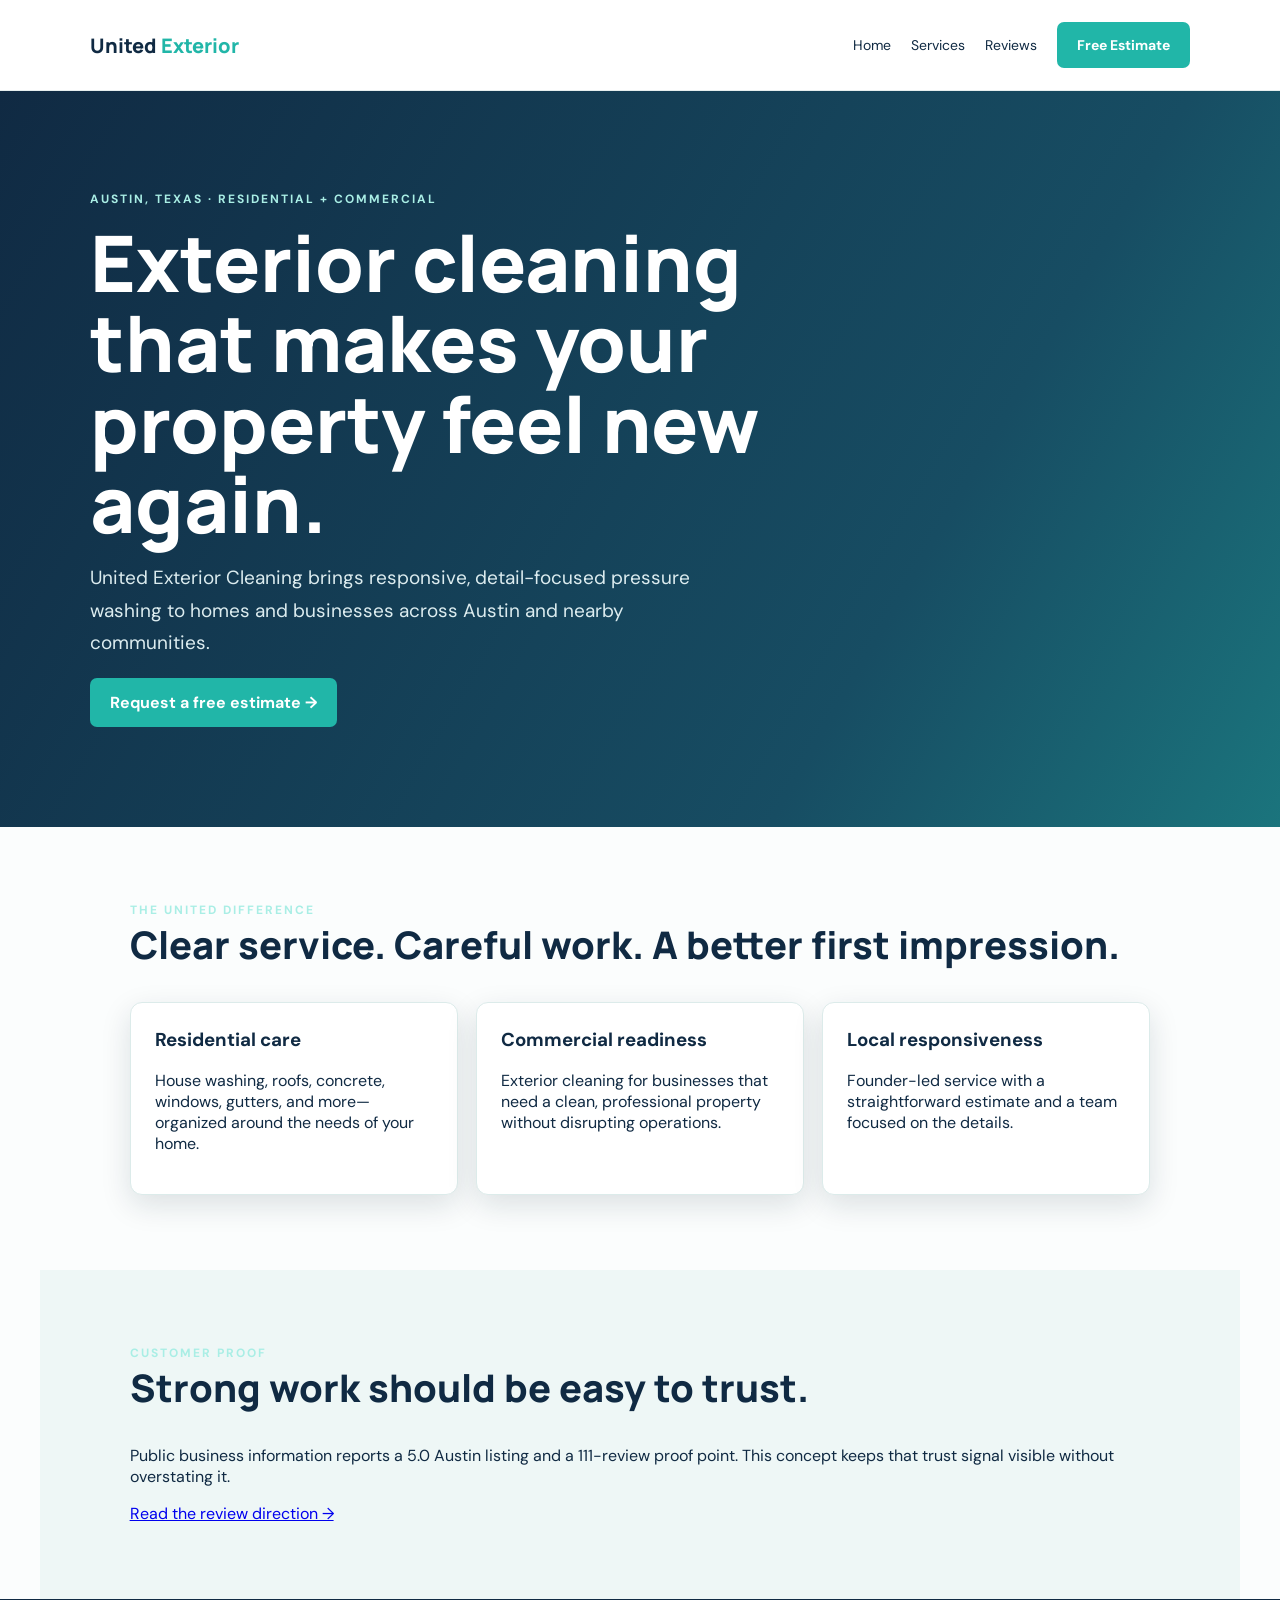
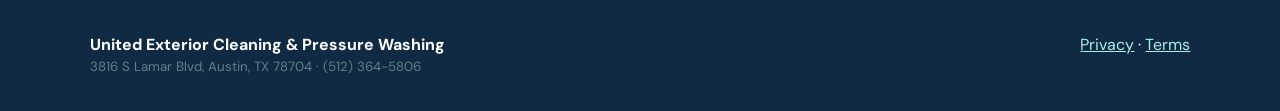
<file: index.html>
<!doctype html><html lang="en"><head><meta charset="utf-8"><meta name="viewport" content="width=device-width,initial-scale=1"><title>United Exterior Cleaning | Austin TX</title><meta name="description" content="Residential and commercial exterior cleaning in Austin, Texas."><link rel="preconnect" href="https://fonts.googleapis.com"><link href="https://fonts.googleapis.com/css2?family=DM+Sans:wght@400;500;700&family=Manrope:wght@700;800&display=swap" rel="stylesheet"><style>:root{--ink:#102a43;--aqua:#21b6a8;--mist:#eef7f6;--gold:#f2b84b}*{box-sizing:border-box}body{margin:0;font-family:'DM Sans',sans-serif;color:var(--ink);background:#fbfdfd}nav{display:flex;justify-content:space-between;align-items:center;padding:22px 7%;background:white;position:sticky;top:0;z-index:2;border-bottom:1px solid #e6eeee}.brand{font:800 20px Manrope}.brand span{color:var(--aqua)}nav a{margin-left:20px;color:var(--ink);text-decoration:none;font-size:14px}.btn{display:inline-block;background:var(--aqua);color:white;padding:14px 20px;border-radius:7px;text-decoration:none;font-weight:700}.hero{padding:100px 7%;background:linear-gradient(120deg,#102a43 0%,#174d63 70%,#21b6a8 150%);color:white}.hero h1{font:800 clamp(42px,7vw,78px) Manrope;max-width:800px;line-height:1.03;margin:15px 0}.hero p{font-size:19px;max-width:620px;line-height:1.7;color:#dcecef}.eyebrow{color:#a9eee5;text-transform:uppercase;letter-spacing:2px;font-size:12px;font-weight:700}.section{padding:75px 7%;max-width:1200px;margin:auto}.section h2{font:800 38px Manrope;margin-top:0}.grid{display:grid;grid-template-columns:repeat(auto-fit,minmax(220px,1fr));gap:18px}.card{background:white;border:1px solid #dcebea;border-radius:12px;padding:24px;box-shadow:0 10px 30px #1232  }.card h3{margin-top:0}.proof{background:var(--mist)}footer{padding:35px 7%;background:#102a43;color:white;display:flex;justify-content:space-between;gap:20px;flex-wrap:wrap}footer a{color:#a9eee5}form{display:grid;gap:12px;max-width:560px}input,textarea,select{padding:15px;border:1px solid #c8d9d8;border-radius:6px;font:inherit}small{color:#607d8b}</style></head><body><nav><div class="brand">United <span>Exterior</span></div><div><a href="index.html">Home</a><a href="services.html">Services</a><a href="reviews.html">Reviews</a><a href="contact.html" class="btn">Free Estimate</a></div></nav><main><section class="hero"><div class="eyebrow">Austin, Texas · Residential + Commercial</div><h1>Exterior cleaning that makes your property feel new again.</h1><p>United Exterior Cleaning brings responsive, detail-focused pressure washing to homes and businesses across Austin and nearby communities.</p><a class="btn" href="contact.html">Request a free estimate →</a></section><section class="section"><div class="eyebrow">The United difference</div><h2>Clear service. Careful work. A better first impression.</h2><div class="grid"><article class="card"><h3>Residential care</h3><p>House washing, roofs, concrete, windows, gutters, and more—organized around the needs of your home.</p></article><article class="card"><h3>Commercial readiness</h3><p>Exterior cleaning for businesses that need a clean, professional property without disrupting operations.</p></article><article class="card"><h3>Local responsiveness</h3><p>Founder-led service with a straightforward estimate and a team focused on the details.</p></article></div></section><section class="section proof"><div class="eyebrow">Customer proof</div><h2>Strong work should be easy to trust.</h2><p>Public business information reports a 5.0 Austin listing and a 111-review proof point. This concept keeps that trust signal visible without overstating it.</p><a href="reviews.html">Read the review direction →</a></section></main><footer><div><strong>United Exterior Cleaning & Pressure Washing</strong><br><small>3816 S Lamar Blvd, Austin, TX 78704 · (512) 364-5806</small></div><div><a href="privacy.html">Privacy</a> · <a href="terms.html">Terms</a></div></footer></body></html>
</file>
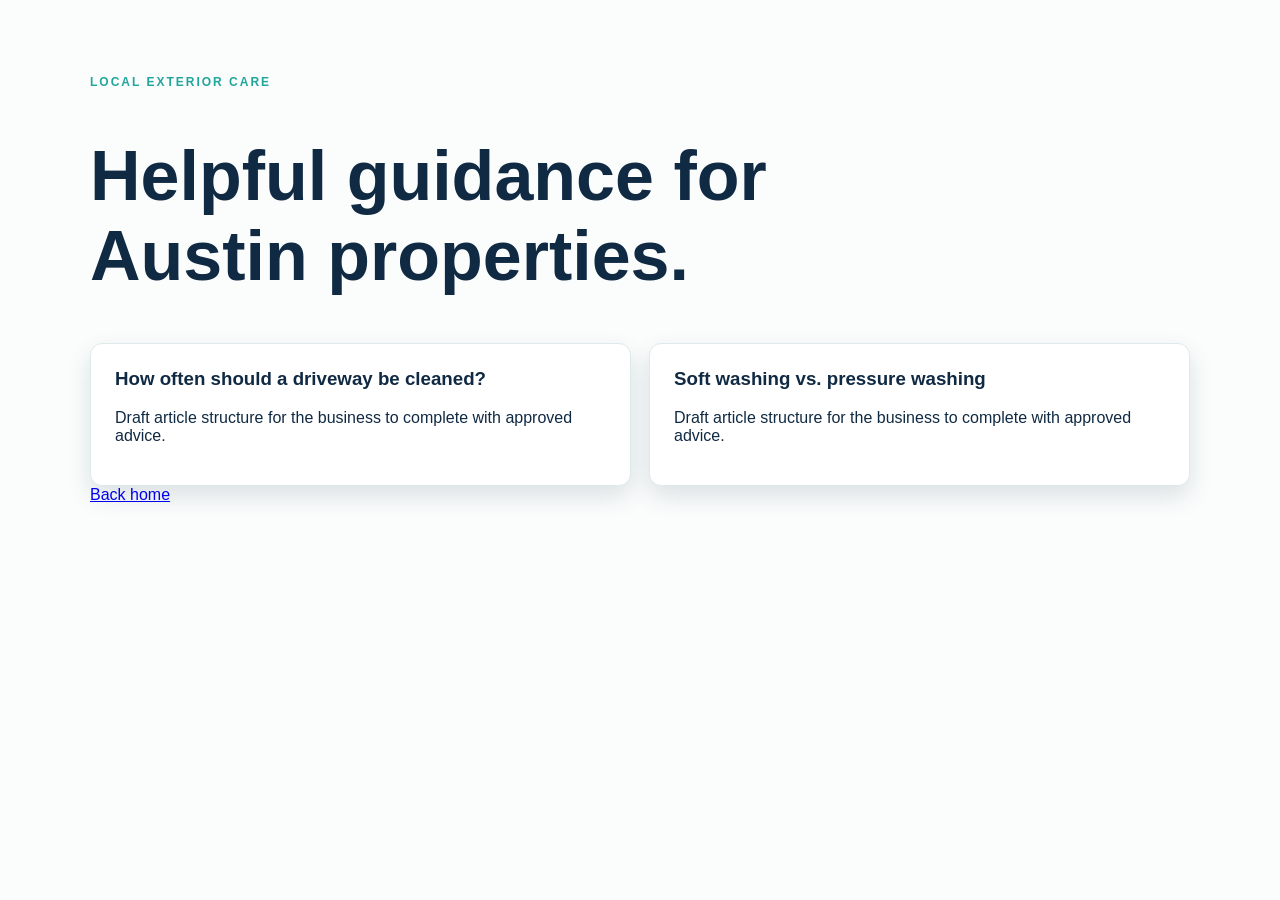
<file: blog.html>
<!doctype html><meta charset="utf-8"><meta name="viewport" content="width=device-width,initial-scale=1"><title>Tips | United Exterior Cleaning</title><link rel="stylesheet" href="style.css"><main class="section"><div class="eyebrow">Local exterior care</div><h1>Helpful guidance for Austin properties.</h1><div class="grid"><article class="card"><h3>How often should a driveway be cleaned?</h3><p>Draft article structure for the business to complete with approved advice.</p></article><article class="card"><h3>Soft washing vs. pressure washing</h3><p>Draft article structure for the business to complete with approved advice.</p></article></div><a href="index.html">Back home</a></main>
</file>
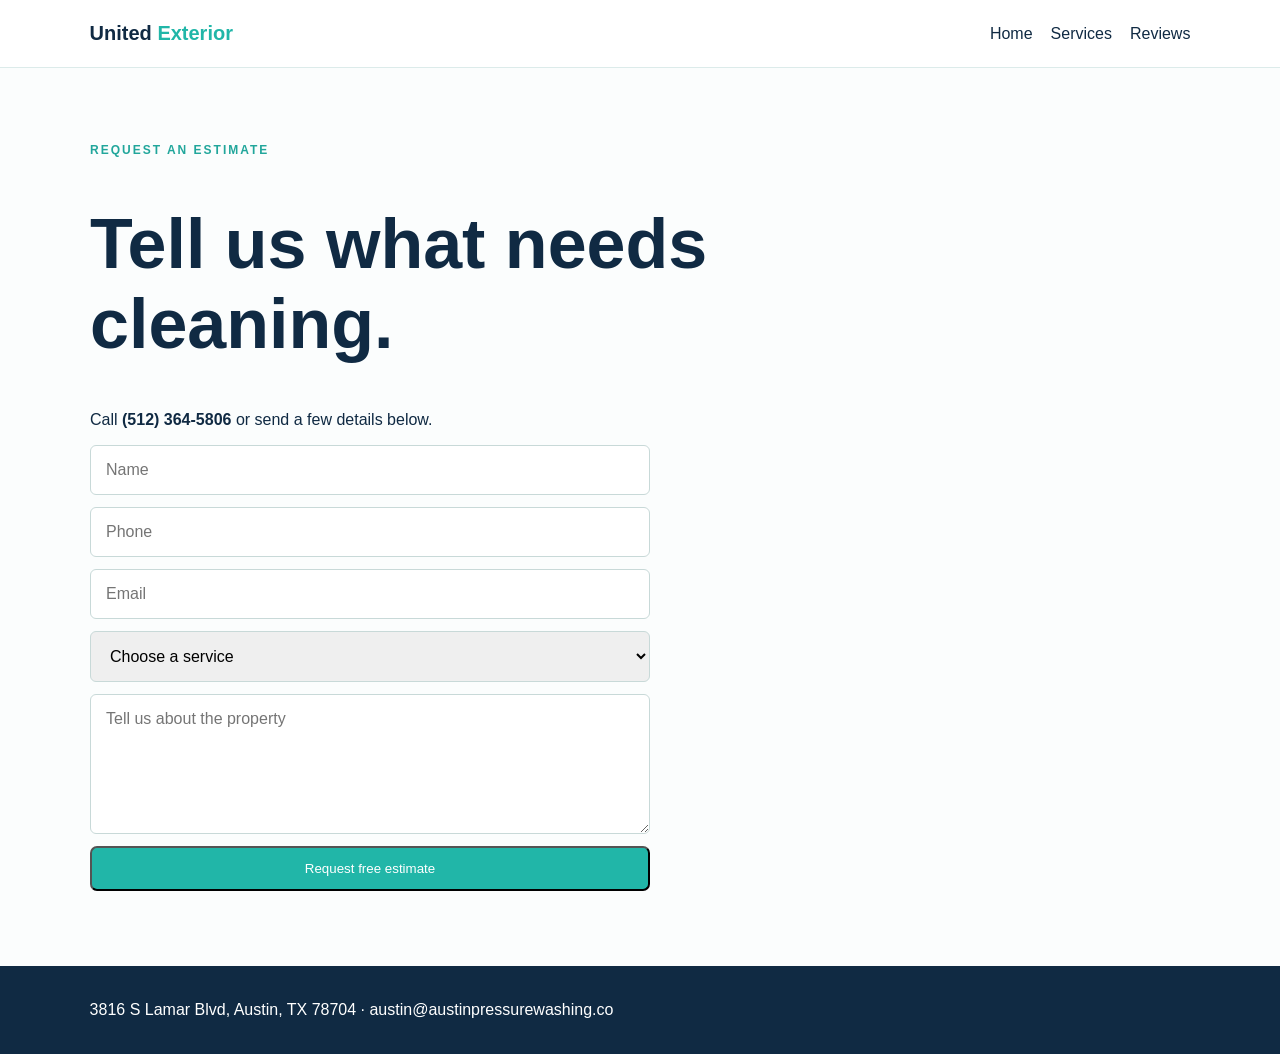
<file: contact.html>
<!doctype html><html><head><meta charset="utf-8"><meta name="viewport" content="width=device-width,initial-scale=1"><title>Free Estimate | United Exterior Cleaning</title><link rel="stylesheet" href="style.css"></head><body><nav><b>United <span>Exterior</span></b><div><a href="index.html">Home</a><a href="services.html">Services</a><a href="reviews.html">Reviews</a></div></nav><main class="section"><div class="eyebrow">Request an estimate</div><h1>Tell us what needs cleaning.</h1><p>Call <strong>(512) 364-5806</strong> or send a few details below.</p><form><input placeholder="Name"><input placeholder="Phone"><input placeholder="Email"><select><option>Choose a service</option><option>House washing</option><option>Roof cleaning</option><option>Concrete cleaning</option><option>Commercial cleaning</option></select><textarea rows="6" placeholder="Tell us about the property"></textarea><button class="btn" type="button">Request free estimate</button></form></main><footer>3816 S Lamar Blvd, Austin, TX 78704 · austin@austinpressurewashing.co</footer></body></html>
</file>
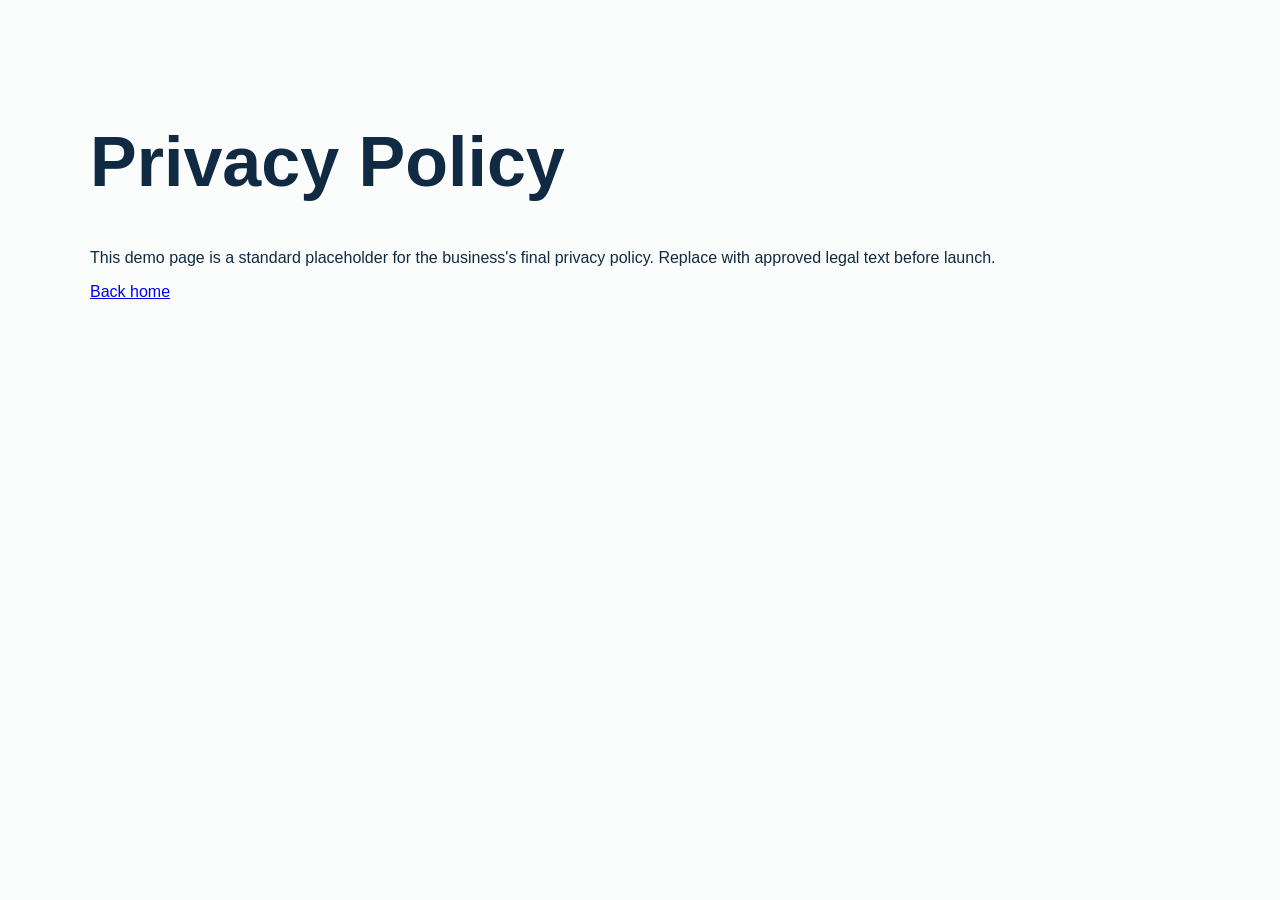
<file: privacy.html>
<!doctype html><meta charset="utf-8"><meta name="viewport" content="width=device-width,initial-scale=1"><title>Privacy | United Exterior Cleaning</title><link rel="stylesheet" href="style.css"><main class="section"><h1>Privacy Policy</h1><p>This demo page is a standard placeholder for the business's final privacy policy. Replace with approved legal text before launch.</p><a href="index.html">Back home</a></main>
</file>
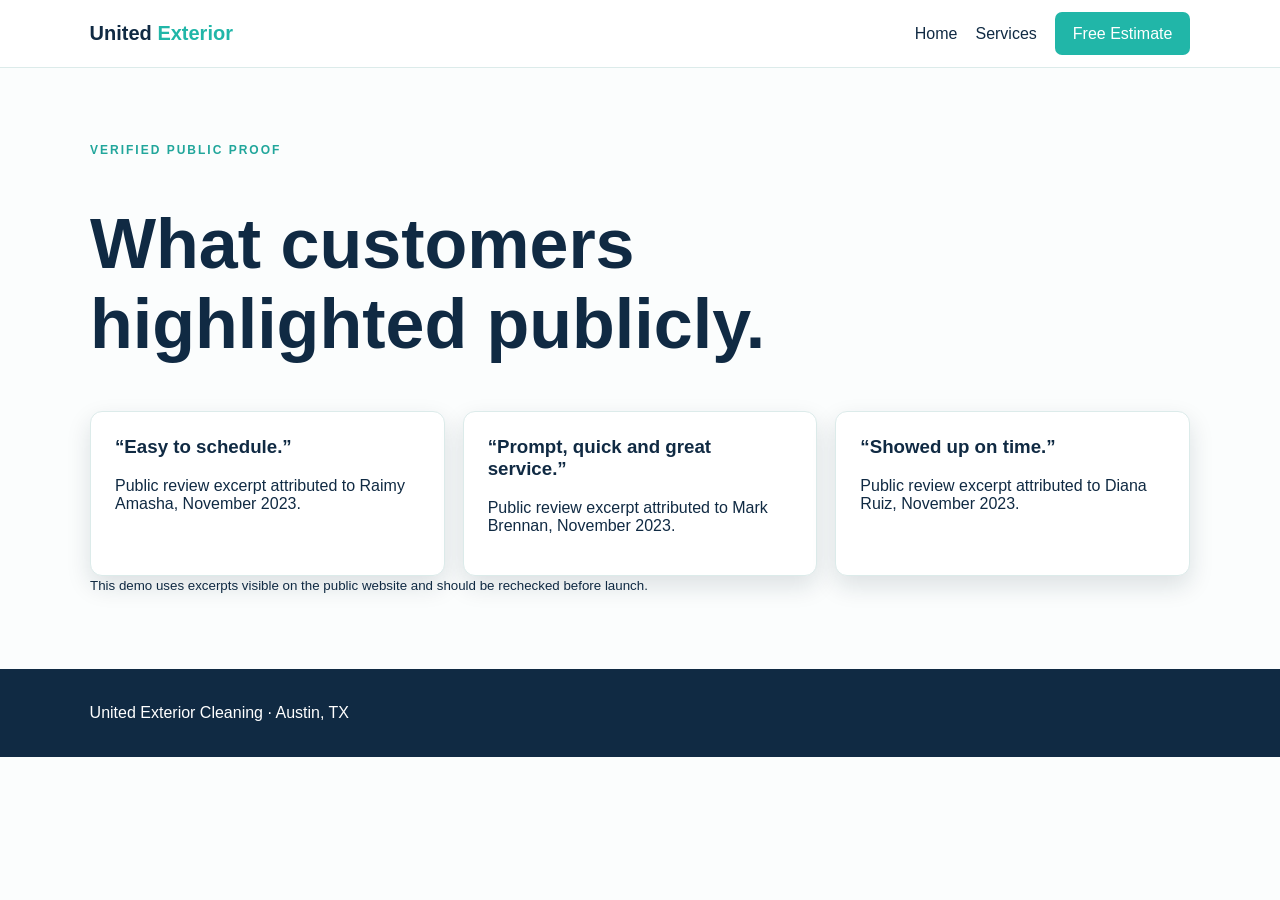
<file: reviews.html>
<!doctype html><html><head><meta charset="utf-8"><meta name="viewport" content="width=device-width,initial-scale=1"><title>Reviews | United Exterior Cleaning</title><link rel="stylesheet" href="style.css"></head><body><nav><b>United <span>Exterior</span></b><div><a href="index.html">Home</a><a href="services.html">Services</a><a href="contact.html" class="btn">Free Estimate</a></div></nav><main class="section"><div class="eyebrow">Verified public proof</div><h1>What customers highlighted publicly.</h1><div class="grid"><article class="card"><h3>“Easy to schedule.”</h3><p>Public review excerpt attributed to Raimy Amasha, November 2023.</p></article><article class="card"><h3>“Prompt, quick and great service.”</h3><p>Public review excerpt attributed to Mark Brennan, November 2023.</p></article><article class="card"><h3>“Showed up on time.”</h3><p>Public review excerpt attributed to Diana Ruiz, November 2023.</p></article></div><small>This demo uses excerpts visible on the public website and should be rechecked before launch.</small></main><footer>United Exterior Cleaning · Austin, TX</footer></body></html>
</file>
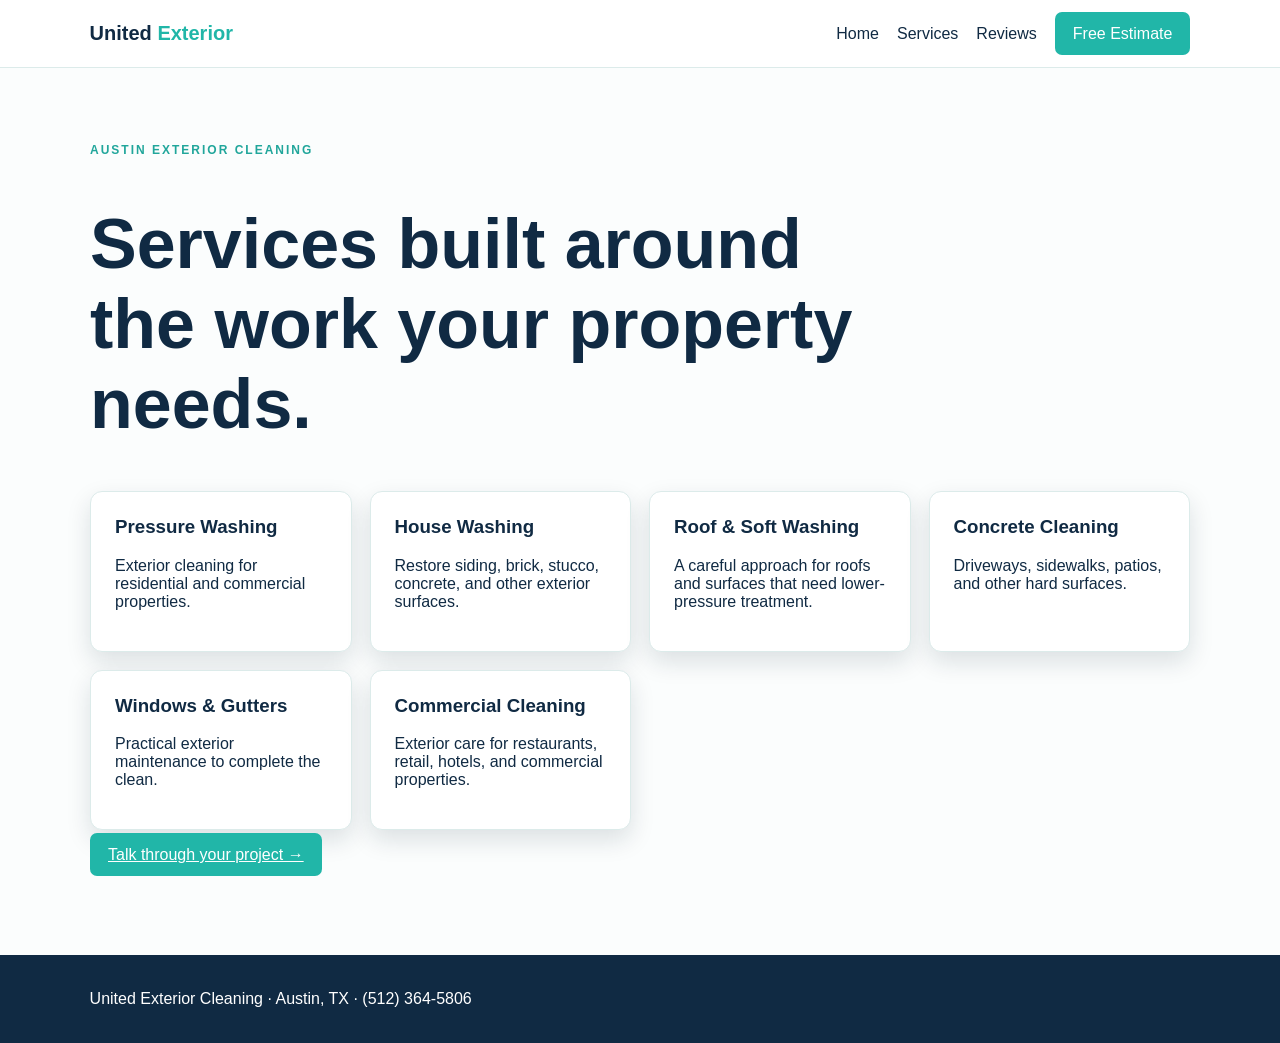
<file: services.html>
<!doctype html><html><head><meta charset="utf-8"><meta name="viewport" content="width=device-width,initial-scale=1"><title>Services | United Exterior Cleaning</title><link rel="stylesheet" href="style.css"></head><body><nav><b>United <span>Exterior</span></b><div><a href="index.html">Home</a><a href="services.html">Services</a><a href="reviews.html">Reviews</a><a href="contact.html" class="btn">Free Estimate</a></div></nav><main class="section"><div class="eyebrow">Austin exterior cleaning</div><h1>Services built around the work your property needs.</h1><div class="grid"><article class="card"><h3>Pressure Washing</h3><p>Exterior cleaning for residential and commercial properties.</p></article><article class="card"><h3>House Washing</h3><p>Restore siding, brick, stucco, concrete, and other exterior surfaces.</p></article><article class="card"><h3>Roof & Soft Washing</h3><p>A careful approach for roofs and surfaces that need lower-pressure treatment.</p></article><article class="card"><h3>Concrete Cleaning</h3><p>Driveways, sidewalks, patios, and other hard surfaces.</p></article><article class="card"><h3>Windows & Gutters</h3><p>Practical exterior maintenance to complete the clean.</p></article><article class="card"><h3>Commercial Cleaning</h3><p>Exterior care for restaurants, retail, hotels, and commercial properties.</p></article></div><p><a class="btn" href="contact.html">Talk through your project →</a></p></main><footer>United Exterior Cleaning · Austin, TX · (512) 364-5806</footer></body></html>
</file>
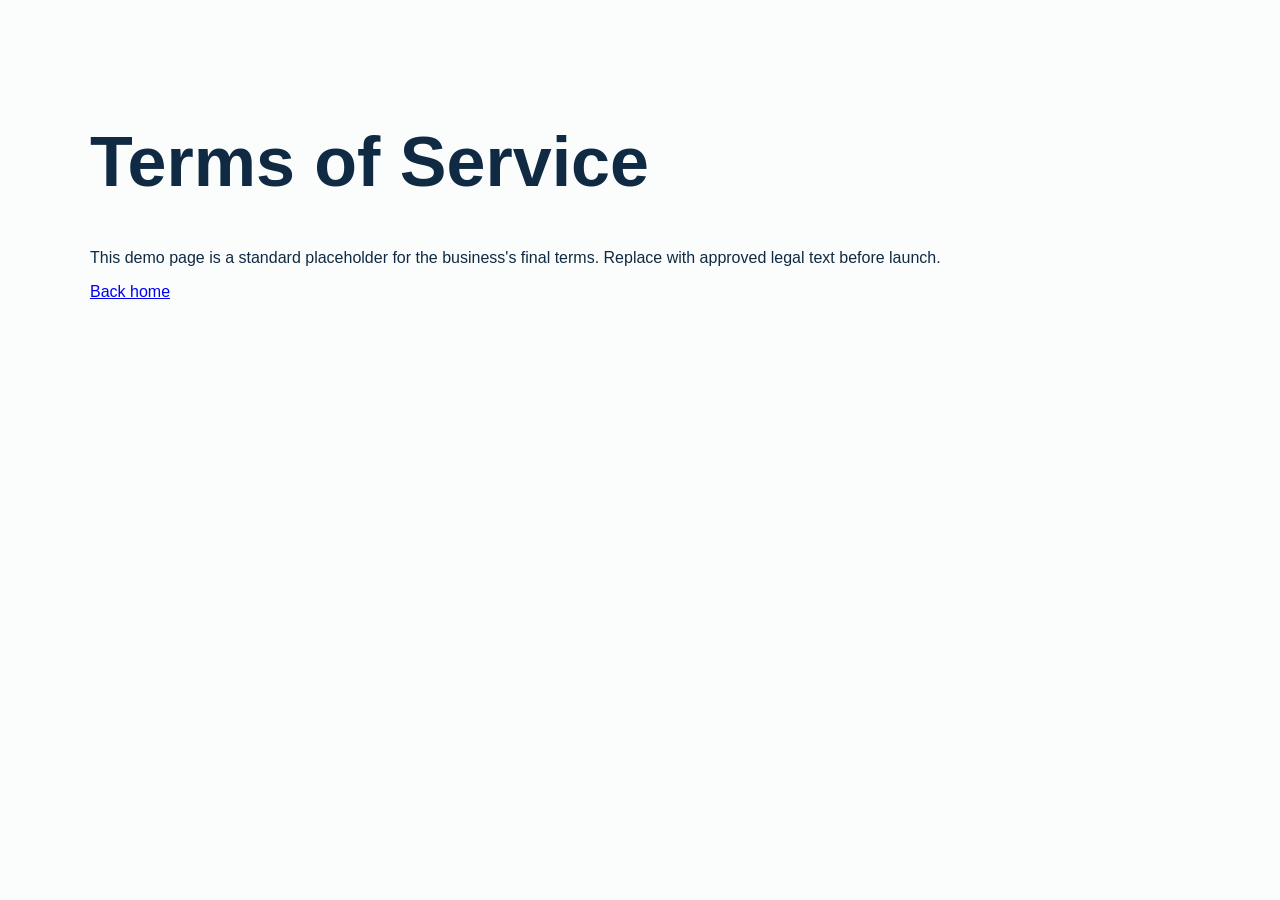
<file: terms.html>
<!doctype html><meta charset="utf-8"><meta name="viewport" content="width=device-width,initial-scale=1"><title>Terms | United Exterior Cleaning</title><link rel="stylesheet" href="style.css"><main class="section"><h1>Terms of Service</h1><p>This demo page is a standard placeholder for the business's final terms. Replace with approved legal text before launch.</p><a href="index.html">Back home</a></main>
</file>
<file: style.css>
body{margin:0;font-family:Arial,sans-serif;color:#102a43;background:#fbfdfd}nav{display:flex;justify-content:space-between;align-items:center;padding:22px 7%;background:white;border-bottom:1px solid #dcebea}nav b{font-size:20px}nav span{color:#21b6a8}nav a{margin-left:18px;color:#102a43;text-decoration:none}.btn{background:#21b6a8;color:#fff!important;padding:13px 18px;border-radius:7px}.section{padding:75px 7%;max-width:1100px;margin:auto}.section h1{font-size:clamp(38px,6vw,70px);max-width:800px}.eyebrow{color:#21a69b;text-transform:uppercase;letter-spacing:2px;font-size:12px;font-weight:bold}.grid{display:grid;grid-template-columns:repeat(auto-fit,minmax(220px,1fr));gap:18px}.card{background:#fff;border:1px solid #dcebea;border-radius:12px;padding:24px;box-shadow:0 10px 25px #1232}.card h3{margin-top:0}form{display:grid;gap:12px;max-width:560px}input,select,textarea{padding:15px;border:1px solid #c8d9d8;border-radius:6px;font:inherit}footer{padding:35px 7%;background:#102a43;color:#fff}footer a{color:#a9eee5}
</file>
